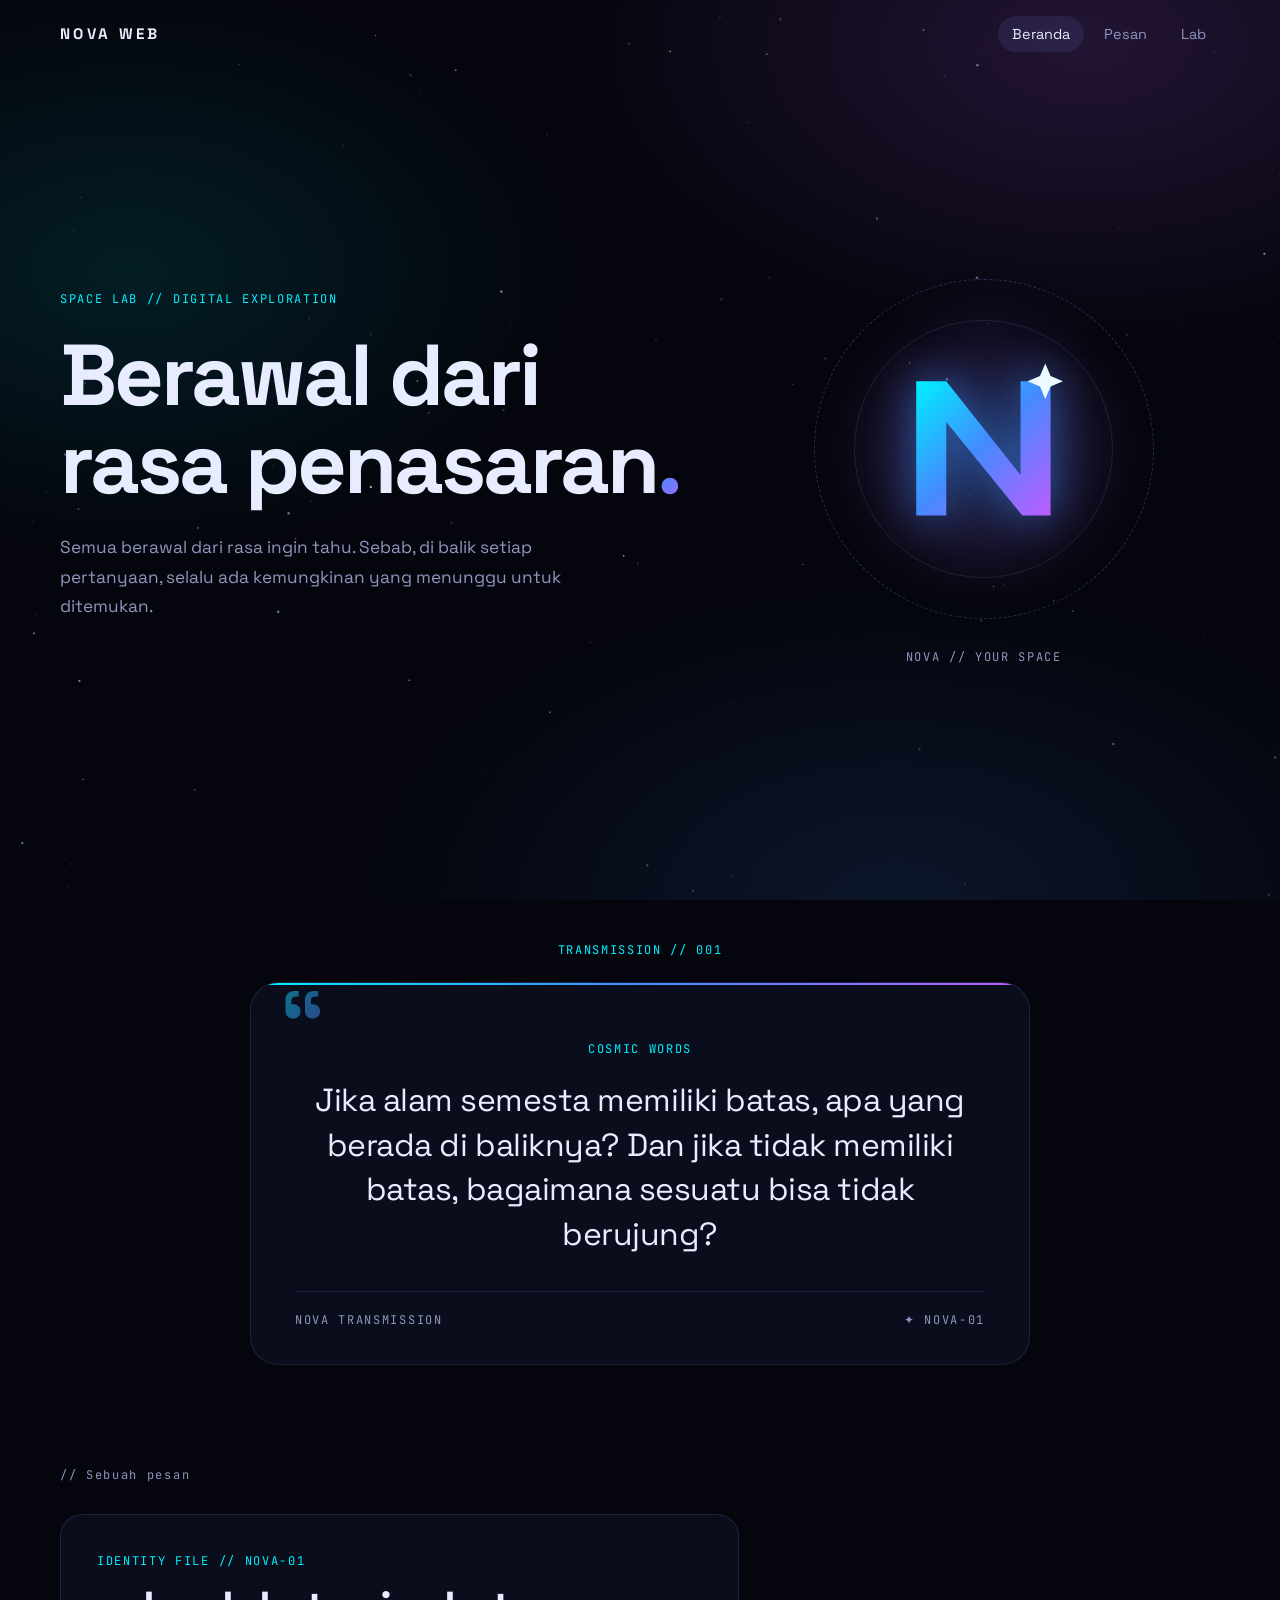
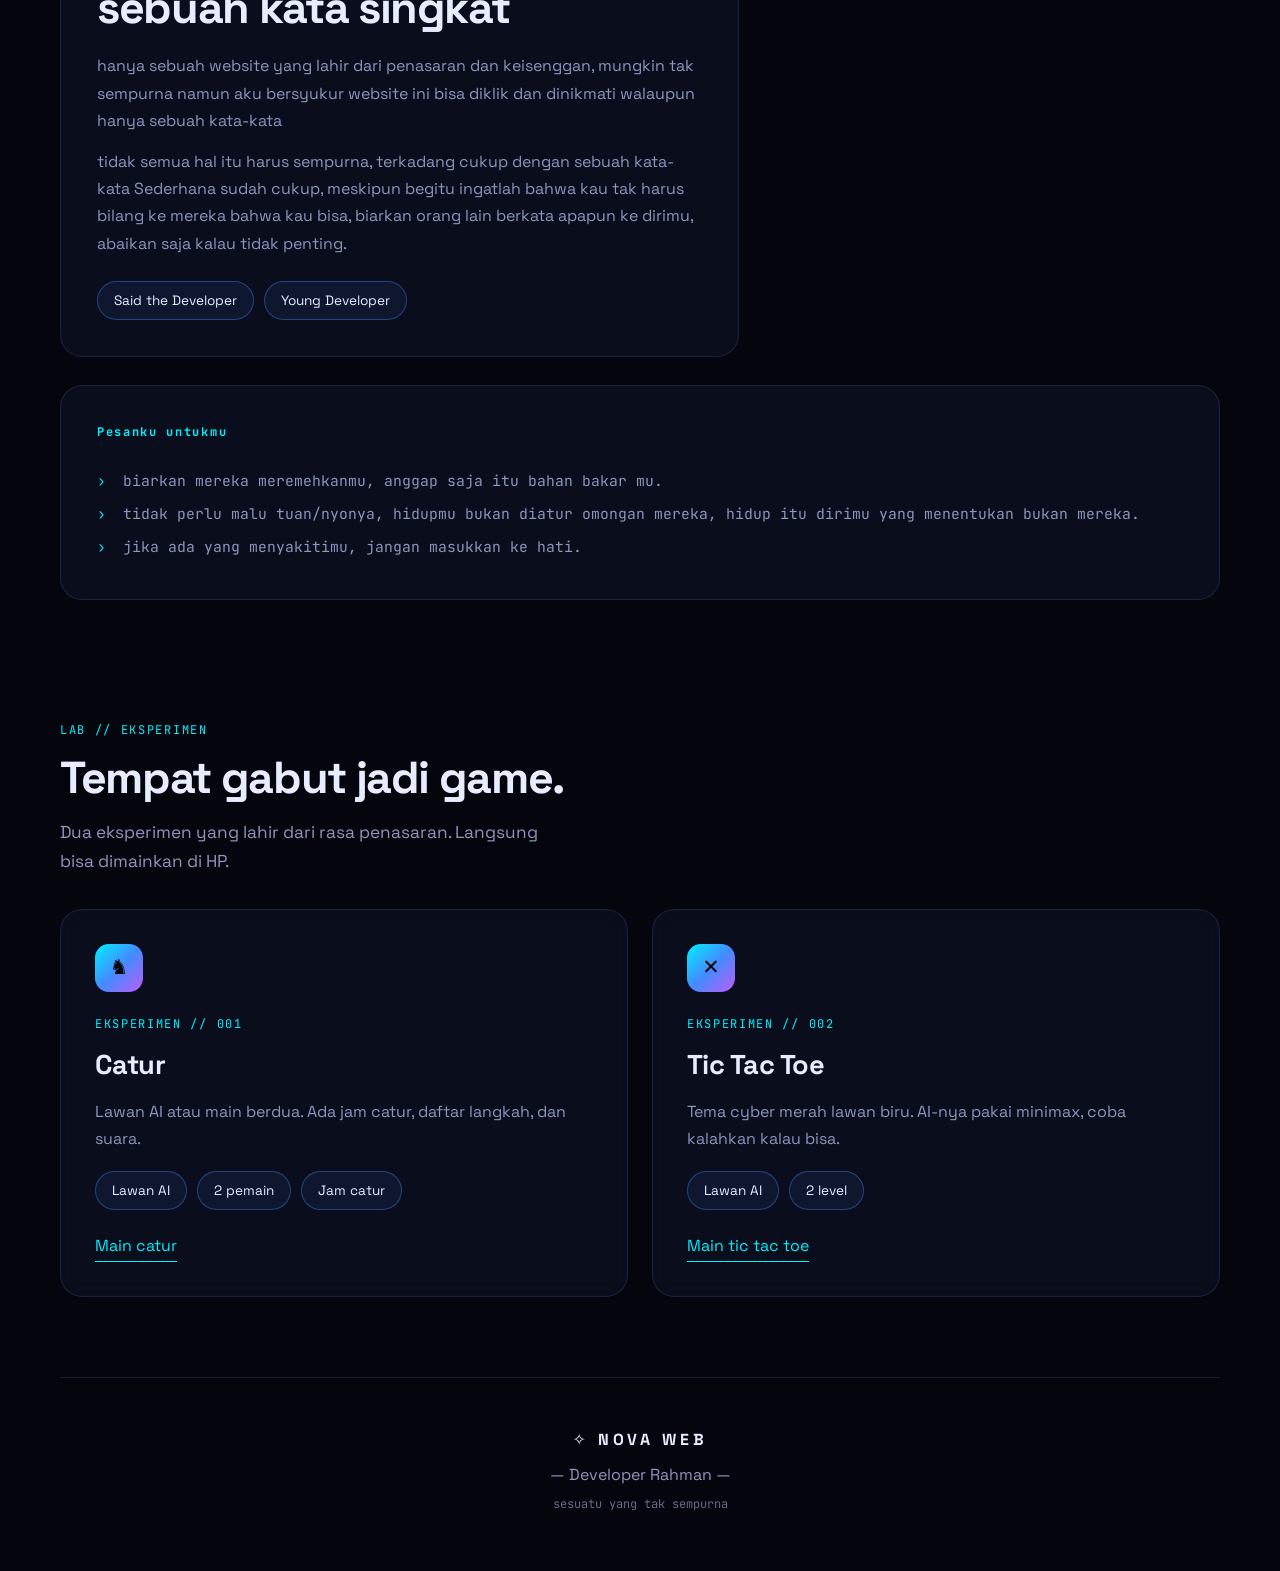
<file: index.html>
<!DOCTYPE html>
<html lang="id">
<head>
  <meta charset="UTF-8">
  <meta name="viewport" content="width=device-width, initial-scale=1.0">
  <meta name="description" content="Nova Web — ruang eksperimen untuk teknologi, desain, dan perjalanan kreatif.">
  <meta name="theme-color" content="#05060d">
  <title>Nova Web — Space Lab</title>

  <link rel="icon" href="data:image/svg+xml,%3Csvg xmlns='http://www.w3.org/2000/svg' viewBox='0 0 100 100'%3E%3Cpath fill='%2300f0ff' d='M12 88V12h17l42 53V12h17v76H72L29 35v53z'/%3E%3C/svg%3E">
  <link rel="preconnect" href="https://fonts.googleapis.com">
  <link rel="preconnect" href="https://fonts.gstatic.com" crossorigin>
  <link href="https://fonts.googleapis.com/css2?family=JetBrains+Mono:wght@400;500&family=Space+Grotesk:wght@400;500;700&display=swap" rel="stylesheet">
  <style>
:root {
  --bg: #05060d;
  --surface: rgba(16, 20, 40, .55);
  --line: rgba(140, 160, 255, .14);
  --text: #e8ecff;
  --muted: #8d96bd;
  --cyan: #00f0ff;
  --blue: #438bff;
  --violet: #bd5cff;
  --grad: linear-gradient(135deg, var(--cyan), var(--blue) 50%, var(--violet));
  --sans: "Space Grotesk", system-ui, -apple-system, "Segoe UI", sans-serif;
  --mono: "JetBrains Mono", ui-monospace, Menlo, Consolas, monospace;
}

* { box-sizing: border-box; margin: 0; padding: 0; }
html { scroll-behavior: smooth; scroll-padding-top: 84px; }

body {
  background: var(--bg);
  color: var(--text);
  font-family: var(--sans);
  line-height: 1.7;
  overflow-x: hidden;
  -webkit-font-smoothing: antialiased;
}

/* aurora di belakang konten */
body::before {
  content: "";
  position: fixed;
  inset: 0;
  z-index: -2;
  background:
    radial-gradient(60% 50% at 85% 5%, rgba(189, 92, 255, .16), transparent 70%),
    radial-gradient(50% 45% at 10% 30%, rgba(0, 240, 255, .10), transparent 70%),
    radial-gradient(60% 50% at 70% 100%, rgba(67, 139, 255, .12), transparent 70%);
}
#stars { position: fixed; inset: 0; width: 100%; height: 100%; z-index: -1; }

a { color: inherit; text-decoration: none; }
a:focus-visible { outline: 2px solid var(--cyan); outline-offset: 4px; border-radius: 6px; }

main, .nav, .footer { width: min(1160px, 100% - 40px); margin-inline: auto; }

.eyebrow, .card-number, .quote-label, .about-label, .planet-label,
.about-interests h3, .about-updates h3, .quote-footer {
  font-family: var(--mono);
  font-size: .75rem;
  letter-spacing: .14em;
  color: var(--cyan);
}

/* ---------- Header ---------- */
.site-header {
  position: fixed;
  inset: 0 0 auto 0;
  z-index: 50;
  transition: background .3s, border-color .3s, backdrop-filter .3s;
  border-bottom: 1px solid transparent;
}
.site-header.scrolled {
  background: rgba(5, 6, 13, .72);
  backdrop-filter: blur(16px) saturate(140%);
  -webkit-backdrop-filter: blur(16px) saturate(140%);
  border-color: var(--line);
}
.nav { display: flex; align-items: center; justify-content: space-between; height: 68px; }
.logo { font-weight: 700; letter-spacing: .22em; font-size: .95rem; }
.nav-links { display: flex; gap: 6px; list-style: none; }
.nav-links a {
  display: block;
  padding: 6px 14px;
  border-radius: 999px;
  color: var(--muted);
  font-size: .9rem;
  transition: color .2s, background .2s;
}
.nav-links a:hover, .nav-links a.active { color: var(--text); background: rgba(140, 160, 255, .1); }

/* ---------- Hero ---------- */
.hero {
  min-height: 100svh;
  display: grid;
  grid-template-columns: 1.15fr .85fr;
  align-items: center;
  gap: 48px;
  padding: 110px 0 64px;
}
.hero-content .eyebrow { margin-bottom: 22px; }
h1 {
  font-size: clamp(2.6rem, 7.2vw, 5.4rem);
  line-height: 1.02;
  letter-spacing: -.035em;
  font-weight: 700;
}
h1 span {
  background: var(--grad);
  -webkit-background-clip: text;
  background-clip: text;
  color: transparent;
}
.description { margin: 26px 0 36px; max-width: 46ch; color: var(--muted); font-size: 1.08rem; }

.hero-button {
  display: inline-flex;
  align-items: center;
  gap: 10px;
  padding: 14px 26px;
  border-radius: 999px;
  font-weight: 500;
  color: #04060c;
  background: var(--grad);
  box-shadow: 0 10px 40px -10px rgba(67, 139, 255, .7);
  transition: transform .25s, box-shadow .25s;
}
.hero-button:hover { transform: translateY(-3px); box-shadow: 0 16px 48px -10px rgba(189, 92, 255, .75); }

.hero-visual { display: grid; justify-items: center; gap: 28px; }
.logo-emblem {
  position: relative;
  width: min(340px, 72vw);
  aspect-ratio: 1;
  display: grid;
  place-items: center;
  animation: float 7s ease-in-out infinite;
}
.logo-emblem::before, .logo-emblem::after {
  content: "";
  position: absolute;
  border-radius: 50%;
}
.logo-emblem::before { inset: 0; border: 1px dashed rgba(140, 160, 255, .28); animation: spin 60s linear infinite; }
.logo-emblem::after { inset: 12%; border: 1px solid var(--line); }
.logo-r { width: 52%; position: relative; z-index: 1; filter: drop-shadow(0 0 22px rgba(67, 139, 255, .55)); }
.logo-glow {
  position: absolute;
  inset: 10%;
  border-radius: 50%;
  background: radial-gradient(circle, rgba(67, 139, 255, .35), rgba(189, 92, 255, .12) 55%, transparent 72%);
  filter: blur(26px);
}
.planet-label { color: var(--muted); }

@keyframes float { 50% { transform: translateY(-14px); } }
@keyframes spin { to { transform: rotate(360deg); } }

/* ---------- Projects ---------- */
.cards { padding: 40px 0 90px; display: grid; grid-template-columns: repeat(auto-fit, minmax(300px, 1fr)); gap: 24px; }
.card {
  position: relative;
  padding: 34px;
  border-radius: 22px;
  background: var(--surface);
  border: 1px solid var(--line);
  backdrop-filter: blur(12px);
  -webkit-backdrop-filter: blur(12px);
  transition: transform .3s, border-color .3s, box-shadow .3s;
}
.card:hover {
  transform: translateY(-6px);
  border-color: rgba(67, 139, 255, .55);
  box-shadow: 0 24px 60px -24px rgba(67, 139, 255, .5);
}
.card-icon {
  width: 48px; height: 48px;
  display: grid; place-items: center;
  margin-bottom: 22px;
  border-radius: 14px;
  background: var(--grad);
  color: #04060c;
  font-size: 1.3rem;
}
.card-number { margin-bottom: 8px; }
.card h3 { font-size: 1.7rem; letter-spacing: -.02em; margin-bottom: 10px; }
.card p:not(.card-number) { color: var(--muted); }
.card-link {
  display: inline-block;
  margin-top: 24px;
  padding-bottom: 2px;
  border-bottom: 1px solid var(--cyan);
  color: var(--cyan);
  transition: color .2s, border-color .2s;
}
.card-link:hover { color: var(--text); border-color: var(--text); }

/* ---------- Quote ---------- */
.quote-section { padding: 40px 0 100px; text-align: center; }
.quote-section .eyebrow { margin-bottom: 22px; }
.quote-card {
  position: relative;
  max-width: 780px;
  margin: 0 auto;
  padding: 56px 44px 34px;
  border-radius: 28px;
  background: var(--surface);
  border: 1px solid var(--line);
  overflow: hidden;
}
.quote-card::before {
  content: "";
  position: absolute;
  inset: 0 0 auto 0;
  height: 2px;
  background: var(--grad);
}
.quote-symbol {
  position: absolute;
  top: -6px; left: 28px;
  font-size: 7rem;
  line-height: 1;
  background: var(--grad);
  -webkit-background-clip: text;
  background-clip: text;
  color: transparent;
  opacity: .5;
}
.quote-label { margin-bottom: 18px; }
blockquote {
  font-size: clamp(1.35rem, 3.2vw, 2rem);
  line-height: 1.4;
  letter-spacing: -.015em;
  min-height: 5.6em;
  display: flex;
  align-items: center;
  justify-content: center;
}
.quote-fade-out { animation: quoteOut .6s ease forwards; }
.quote-fade-in { animation: quoteIn .8s ease forwards; }
@keyframes quoteOut { to { opacity: 0; transform: translateY(8px); } }
@keyframes quoteIn { from { opacity: 0; transform: translateY(8px); } to { opacity: 1; transform: none; } }
.quote-footer {
  display: flex;
  justify-content: space-between;
  margin-top: 34px;
  padding-top: 18px;
  border-top: 1px solid var(--line);
  color: var(--muted);
}

/* ---------- About ---------- */
.about {
  display: grid;
  grid-template-columns: 1.2fr .8fr;
  gap: 28px;
  padding-bottom: 100px;
}
.about-label { grid-column: 1 / -1; color: var(--muted); }
.about-content, .about-interests, .about-updates {
  padding: 36px;
  border-radius: 22px;
  background: var(--surface);
  border: 1px solid var(--line);
}
.about-content .eyebrow { margin-bottom: 12px; }
.about h2 { font-size: clamp(1.9rem, 4vw, 2.8rem); letter-spacing: -.03em; line-height: 1.1; margin-bottom: 20px; }
.about-description { color: var(--muted); margin-bottom: 14px; }
.about-tags { display: flex; flex-wrap: wrap; gap: 10px; margin-top: 24px; }
.about-tags span {
  padding: 7px 16px;
  border-radius: 999px;
  border: 1px solid rgba(67, 139, 255, .4);
  font-size: .85rem;
  background: rgba(67, 139, 255, .08);
}

.about-interests h3, .about-updates h3 { margin-bottom: 22px; }
.interest-item { display: flex; gap: 16px; padding: 14px 0; border-top: 1px solid var(--line); }
.interest-item:first-of-type { border-top: 0; padding-top: 0; }
.interest-icon {
  flex: none;
  width: 42px; height: 42px;
  display: grid; place-items: center;
  border-radius: 12px;
  border: 1px solid var(--line);
  color: var(--cyan);
  font-family: var(--mono);
  font-size: .85rem;
}
.interest-item h4 { font-size: 1.05rem; }
.interest-item p { color: var(--muted); font-size: .92rem; line-height: 1.5; }

.about-updates { grid-column: 1 / -1; font-family: var(--mono); font-size: .92rem; color: var(--muted); }
.about-updates p { padding: 4px 0; }
.about-updates span { color: var(--cyan); margin-right: 8px; }

/* ---------- Lab ---------- */
.lab { padding: 20px 0 20px; }
.lab h2 { font-size: clamp(1.9rem, 4vw, 2.8rem); letter-spacing: -.03em; line-height: 1.1; margin: 12px 0 16px; }
.lab .description { margin: 0; }
.lab .cards { padding: 32px 0 60px; }
.lab .about-tags { margin: 18px 0 0; }
.lab .card-link { margin-top: 22px; }

/* ---------- Footer ---------- */
.footer { padding: 48px 0 56px; text-align: center; border-top: 1px solid var(--line); }
.footer-logo { font-weight: 700; letter-spacing: .24em; margin-bottom: 8px; }
.footer p { color: var(--muted); }
.footer span { display: block; margin-top: 6px; font-family: var(--mono); font-size: .75rem; color: var(--muted); opacity: .7; }

/* ---------- Reveal ---------- */
.reveal { opacity: 0; transform: translateY(26px); transition: opacity .8s ease, transform .8s ease; }
.reveal.in { opacity: 1; transform: none; }

/* ---------- Responsive ---------- */
@media (max-width: 860px) {
  .hero { grid-template-columns: 1fr; padding-top: 100px; text-align: left; }
  .hero-visual { order: -1; }
  .logo-emblem { width: min(220px, 60vw); }
  .about { grid-template-columns: 1fr; }
}
@media (max-width: 520px) {
  .nav-links a { padding: 6px 9px; font-size: .8rem; }
  .logo { font-size: .8rem; letter-spacing: .16em; }
  .quote-card { padding: 52px 24px 26px; }
  .about-content, .about-interests, .about-updates, .card { padding: 26px; }
}

@media (prefers-reduced-motion: reduce) {
  html { scroll-behavior: auto; }
  *, *::before, *::after { animation: none !important; transition: none !important; }
  .reveal { opacity: 1; transform: none; }
}
</style>
</head>
<body>
  <canvas id="stars" aria-hidden="true"></canvas>

  
<header class="site-header" id="site-header">
  <nav class="nav">
    <a href="#home" class="logo">NOVA WEB</a>

    <ul class="nav-links">
      <li><a href="#home">Beranda</a></li>
      <li><a href="#pesanku-untukmu">Pesan</a></li>
      <li><a href="#lab">Lab</a></li>
    </ul>
  </nav>
</header>


  <main>
    <!-- HERO -->
    <section class="hero" id="home">
      <div class="hero-content">
        <p class="eyebrow">SPACE LAB // DIGITAL EXPLORATION</p>

        <h1>Berawal dari<br>rasa penasaran<span>.</span></h1>

        <p class="description">
          Semua berawal dari rasa ingin tahu. Sebab, di balik setiap pertanyaan,
          selalu ada kemungkinan yang menunggu untuk ditemukan.
        </p>
      </div>

      <div class="hero-visual">
        <div class="logo-emblem">
          <div class="logo-glow"></div>
          <svg class="logo-r" viewBox="0 0 100 100" xmlns="http://www.w3.org/2000/svg" role="img" aria-label="Logo Nova Web: huruf N dengan bintang nova">
            <defs>
              <linearGradient id="r-gradient" x1="0" y1="0" x2="1" y2="1">
                <stop offset="0%" stop-color="#00f0ff"/>
                <stop offset="48%" stop-color="#438bff"/>
                <stop offset="100%" stop-color="#bd5cff"/>
              </linearGradient>
            </defs>
            <path fill="url(#r-gradient)" d="M12,88 V12 H29 L71,65 V12 H88 V88 H72 L29,35 V88 Z"/>
            <path fill="#eafaff" d="M85,2 L88,9 L95,12 L88,15 L85,22 L82,15 L75,12 L82,9 Z"/>
          </svg>
        </div>
        <div class="planet-label">NOVA // YOUR SPACE</div>
      </div>
    </section>


    <!-- COSMIC WORDS -->
    <section class="quote-section" id="cosmic-words">
      <p class="eyebrow">TRANSMISSION // 001</p>

      <div class="quote-card">
        <div class="quote-symbol" aria-hidden="true">“</div>
        <p class="quote-label">COSMIC WORDS</p>

        <blockquote id="daily-quote">
          Bintang pun membutuhkan gelap untuk terlihat bersinar.
        </blockquote>

        <div class="quote-footer">
          <span>NOVA TRANSMISSION</span>
          <span>✦ NOVA-01</span>
        </div>
      </div>
    </section>

    <!-- ABOUT -->
    <section class="about" id="about">
      <div class="about-label">// Sebuah pesan</div>

      <div class="about-content">
        <p class="eyebrow">IDENTITY FILE // NOVA-01</p>
        <h2>sebuah kata singkat</h2>

        <p class="about-description">
          hanya sebuah website yang lahir dari penasaran dan keisenggan, mungkin tak sempurna
          namun aku bersyukur website ini bisa diklik dan dinikmati walaupun hanya sebuah kata-kata
        </p>
        <p class="about-description">
          tidak semua hal itu harus sempurna, terkadang cukup dengan sebuah kata-kata
          Sederhana sudah cukup, meskipun begitu ingatlah bahwa kau tak harus bilang ke mereka 
          bahwa kau bisa, biarkan orang lain berkata apapun ke dirimu, abaikan saja kalau tidak penting.
        </p>

        <div class="about-tags">
          <span>Said the Developer</span>
          <span>Young Developer</span>
        </div>
      </div>


      <div class="about-updates" id="pesanku-untukmu">
        <h3>Pesanku untukmu</h3>
        <p><span>›</span> biarkan mereka meremehkanmu, anggap saja itu bahan bakar mu.</p>
        <p><span>›</span> tidak perlu malu tuan/nyonya, hidupmu bukan diatur omongan mereka, hidup itu dirimu yang menentukan bukan mereka.</p>
        <p><span>›</span> jika ada yang menyakitimu, jangan masukkan ke hati.</p>
      </div>
    </section>

    <!-- LAB -->
    <section class="lab" id="lab">
      <p class="eyebrow">LAB // EKSPERIMEN</p>
      <h2>Tempat gabut jadi game.</h2>
      <p class="description">Dua eksperimen yang lahir dari rasa penasaran. Langsung bisa dimainkan di HP.</p>

      <div class="cards">
        <article class="card">
          <div class="card-icon" aria-hidden="true">♞&#xFE0E;</div>
          <p class="card-number">EKSPERIMEN // 001</p>
          <h3>Catur</h3>
          <p>Lawan AI atau main berdua. Ada jam catur, daftar langkah, dan suara.</p>
          <div class="about-tags"><span>Lawan AI</span><span>2 pemain</span><span>Jam catur</span></div>
          <a class="card-link" href="catur.html">Main catur</a>
        </article>

        <article class="card">
          <div class="card-icon" aria-hidden="true">✕</div>
          <p class="card-number">EKSPERIMEN // 002</p>
          <h3>Tic Tac Toe</h3>
          <p>Tema cyber merah lawan biru. AI-nya pakai minimax, coba kalahkan kalau bisa.</p>
          <div class="about-tags"><span>Lawan AI</span><span>2 level</span></div>
          <a class="card-link" href="tictactoe.html">Main tic tac toe</a>
        </article>
      </div>
    </section>
  </main>

  <footer class="footer">
    <div class="footer-logo">✧ NOVA WEB</div>
    <p>— Developer Rahman —</p>
    <span>sesuatu yang tak sempurna</span>
  </footer>

  <script>


const reduceMotion = matchMedia("(prefers-reduced-motion: reduce)").matches;

/* ---------- Header: efek kaca saat discroll ---------- */
const header = document.getElementById("site-header");
const onScroll = () => header.classList.toggle("scrolled", window.scrollY > 24);
onScroll();
addEventListener("scroll", onScroll, { passive: true });

/* ---------- Muncul halus saat discroll ---------- */
const revealTargets = document.querySelectorAll(
  ".card, .quote-card, .about-content, .about-interests, .about-updates, .about-label"
);
if ("IntersectionObserver" in window && !reduceMotion) {
  const io = new IntersectionObserver((entries) => {
    entries.forEach((e) => {
      if (e.isIntersecting) {
        e.target.classList.add("in");
        io.unobserve(e.target);
      }
    });
  }, { threshold: 0.15 });
  revealTargets.forEach((el) => { el.classList.add("reveal"); io.observe(el); });
}

/* ---------- Menu aktif sesuai section ---------- */
const links = [...document.querySelectorAll(".nav-links a")];
const spy = new IntersectionObserver((entries) => {
  entries.forEach((e) => {
    if (!e.isIntersecting) return;
    links.forEach((a) => a.classList.toggle("active", a.getAttribute("href") === "#" + e.target.id));
  });
}, { rootMargin: "-45% 0px -50% 0px" });
["home", "pesanku-untukmu", "lab"].forEach((id) => {
  const el = document.getElementById(id);
  if (el) spy.observe(el);
});

/* ---------- Cosmic Words: kutipan acak ---------- */
const quotes = [
  // 01 — COSMIC UNKNOWN
  { category: "COSMIC UNKNOWN", text: "Jika alam semesta memiliki batas, apa yang berada di baliknya? Dan jika tidak memiliki batas, bagaimana sesuatu bisa tidak berujung?" },
  { category: "COSMIC UNKNOWN", text: "Alam semesta terus mengembang. Tetapi jika ruang itu sendiri yang mengembang, ia mengembang ke mana?" },
  { category: "COSMIC UNKNOWN", text: "Sebelum bintang pertama menyala, apakah kegelapan memiliki arti bagi sesuatu yang belum bisa melihat?" },
  { category: "COSMIC UNKNOWN", text: "Di antara miliaran galaksi, berapa banyak rahasia yang bahkan belum pernah terpikirkan oleh siapa pun?" },
  { category: "COSMIC UNKNOWN", text: "Jika suatu hari kita memahami seluruh alam semesta, apakah masih ada sesuatu di luar pemahaman itu?" },

  // 02 — TIME PARADOX
  { category: "TIME PARADOX", text: "Jika kamu bertemu dirimu dari masa depan, siapa di antara kalian yang sedang hidup di masa lalu?" },
  { category: "TIME PARADOX", text: "Masa lalu sudah tidak ada, masa depan belum tiba, dan saat ini terus berlalu. Jadi, di mana sebenarnya waktu berada?" },
  { category: "TIME PARADOX", text: "Jika waktu bisa dihentikan untuk semua hal, apakah kamu akan menyadari bahwa waktu telah berhenti?" },
  { category: "TIME PARADOX", text: "Jika sebuah kejadian bisa diulang dengan hasil yang sama persis, apakah itu pengulangan atau kejadian yang sama?" },
  { category: "TIME PARADOX", text: "Apabila masa depan sudah dapat diketahui, apakah pilihan kita masih benar-benar terbuka?" },

  // 03 — REALITY GLITCH
  { category: "REALITY GLITCH", text: "Bagaimana kamu tahu bahwa dunia yang kamu lihat adalah dunia sebagaimana adanya, bukan sekadar cara otakmu menerjemahkannya?" },
  { category: "REALITY GLITCH", text: "Jika semua manusia bermimpi tentang dunia yang sama, pada titik mana kita akan menyebutnya kenyataan?" },
  { category: "REALITY GLITCH", text: "Apakah sesuatu tetap memiliki makna jika tidak ada satu pun makhluk yang mampu memahaminya?" },
  { category: "REALITY GLITCH", text: "Jika setiap pengamatan mengubah cara kita memahami sesuatu, bisakah kita mengenal sesuatu tanpa dipengaruhi oleh diri sendiri?" },
  { category: "REALITY GLITCH", text: "Bagaimana jika hal yang kita sebut nyata hanyalah bagian kecil dari sesuatu yang belum mampu kita bayangkan?" },

  // 04 — HUMAN MYSTERY
  { category: "HUMAN MYSTERY", text: "Jika ingatanmu berubah sedikit demi sedikit, bagian mana dari dirimu yang tetap sama?" },
  { category: "HUMAN MYSTERY", text: "Kamu bisa mendengar pikiranmu sendiri. Tetapi siapa yang sedang mendengarkan?" },
  { category: "HUMAN MYSTERY", text: "Jika tidak ada seorang pun yang mengenal namamu, apakah dirimu akan menjadi orang yang berbeda?" },
  { category: "HUMAN MYSTERY", text: "Mengapa sebuah kenangan yang sudah lama berlalu terkadang terasa lebih dekat daripada hari kemarin?" },
  { category: "HUMAN MYSTERY", text: "Jika pikiran bisa mengamati dirinya sendiri, apakah ada bagian dari pikiran yang tidak pernah bisa diamati?" },

  // 05 — EXISTENCE
  { category: "EXISTENCE", text: "Mengapa ada sesuatu, alih-alih tidak ada apa-apa sama sekali?" },
  { category: "EXISTENCE", text: "Jika segala sesuatu memiliki penyebab, apakah penyebab pertama juga membutuhkan penyebab?" },
  { category: "EXISTENCE", text: "Apakah alam semesta membutuhkan seseorang untuk menyaksikannya agar keberadaannya berarti?" },
  { category: "EXISTENCE", text: "Jika kehidupan memiliki makna, apakah makna itu ditemukan, diciptakan, atau keduanya?" },
  { category: "EXISTENCE", text: "Jika tidak ada tujuan yang ditetapkan untuk hidup, dari mana datangnya keinginan manusia untuk mencari tujuan?" },

  // 06 — UNANSWERED SCIENCE
  { category: "UNANSWERED SCIENCE", text: "Bagaimana materi yang tidak hidup bisa menjadi bagian dari dunia yang akhirnya melahirkan kesadaran?" },
  { category: "UNANSWERED SCIENCE", text: "Apakah kehidupan pernah muncul di tempat lain di alam semesta, atau Bumi adalah satu-satunya tempat yang kita ketahui sejauh ini?" },
  { category: "UNANSWERED SCIENCE", text: "Apa sebenarnya materi gelap, dan rahasia apa yang masih tersembunyi di balik pengaruh gravitasinya?" },
  { category: "UNANSWERED SCIENCE", text: "Mengapa alam semesta memiliki hukum fisika seperti yang kita amati, dan mungkinkah hukum itu berbeda?" },
  { category: "UNANSWERED SCIENCE", text: "Seberapa jauh manusia bisa memahami realitas jika alat untuk memahaminya juga merupakan bagian dari realitas itu?" },

  // 07 — IMPOSSIBLE QUESTIONS
  { category: "IMPOSSIBLE QUESTIONS", text: "Jika kamu lupa seluruh hidupmu tetapi tetap menjadi dirimu, bagian mana yang membuatmu tetap menjadi orang yang sama?" },
  { category: "IMPOSSIBLE QUESTIONS", text: "Bisakah sesuatu benar-benar tidak terbatas jika kita hanya mampu membayangkannya dari sesuatu yang terbatas?" },
  { category: "IMPOSSIBLE QUESTIONS", text: "Jika semua pertanyaan memiliki jawaban, apakah pertanyaan itu sendiri juga harus memiliki jawaban?" },
  { category: "IMPOSSIBLE QUESTIONS", text: "Bisakah kita membayangkan sesuatu yang benar-benar tidak bisa dibayangkan?" },
  { category: "IMPOSSIBLE QUESTIONS", text: "Jika kamu menemukan jawaban untuk semua misteri, pertanyaan apa yang akan kamu ajukan terakhir kali?" }
];

const quoteElement = document.getElementById("daily-quote");
let currentQuoteIndex = -1;
let quoteTimer;

function showRandomQuote() {
  if (!quoteElement || quotes.length === 0) {
    console.error("Elemen quote atau data quote tidak ditemukan!");
    return;
  }

  let nextIndex;
  if (quotes.length === 1) {
    nextIndex = 0;
  } else {
    do {
      nextIndex = Math.floor(Math.random() * quotes.length);
    } while (nextIndex === currentQuoteIndex);
  }

  currentQuoteIndex = nextIndex;
  const selectedQuote = quotes[nextIndex];

  quoteElement.classList.remove("quote-fade-in");
  quoteElement.classList.add("quote-fade-out");

  setTimeout(() => {
    quoteElement.textContent = selectedQuote.text;
    quoteElement.classList.remove("quote-fade-out");
    void quoteElement.offsetWidth;
    quoteElement.classList.add("quote-fade-in");

  }, 600);
}

showRandomQuote();
quoteTimer = setInterval(showRandomQuote, 8000);

/* ---------- Langit berbintang ---------- */
const canvas = document.getElementById("stars");
const ctx = canvas.getContext("2d");
let stars = [], w, h, dpr;

function setup() {
  dpr = Math.min(devicePixelRatio || 1, 2);
  w = innerWidth;
  h = innerHeight;
  canvas.width = w * dpr;
  canvas.height = h * dpr;
  ctx.setTransform(dpr, 0, 0, dpr, 0, 0);
  const count = Math.round((w * h) / 9000);
  stars = Array.from({ length: count }, () => ({
    x: Math.random() * w,
    y: Math.random() * h,
    r: Math.random() * 1.2 + 0.2,
    a: Math.random() * 0.6 + 0.25,
    p: Math.random() * Math.PI * 2,
    s: Math.random() * 0.02 + 0.005,
    v: Math.random() * 0.06 + 0.01
  }));
}

function draw(animate) {
  ctx.clearRect(0, 0, w, h);
  for (const s of stars) {
    const tw = animate ? 0.55 + 0.45 * Math.sin(s.p) : 1;
    ctx.globalAlpha = s.a * tw;
    ctx.fillStyle = s.r > 1 ? "#cfe6ff" : "#ffffff";
    ctx.beginPath();
    ctx.arc(s.x, s.y, s.r, 0, Math.PI * 2);
    ctx.fill();
    if (animate) {
      s.p += s.s;
      s.y -= s.v;
      if (s.y < -2) { s.y = h + 2; s.x = Math.random() * w; }
    }
  }
  ctx.globalAlpha = 1;
}

setup();
let resizeTimer;
addEventListener("resize", () => {
  clearTimeout(resizeTimer);
  resizeTimer = setTimeout(() => { setup(); if (reduceMotion) draw(false); }, 150);
});

if (reduceMotion) {
  draw(false);
} else {
  (function loop() { draw(true); requestAnimationFrame(loop); })();
}
</script>

</body>
</html>
</file>
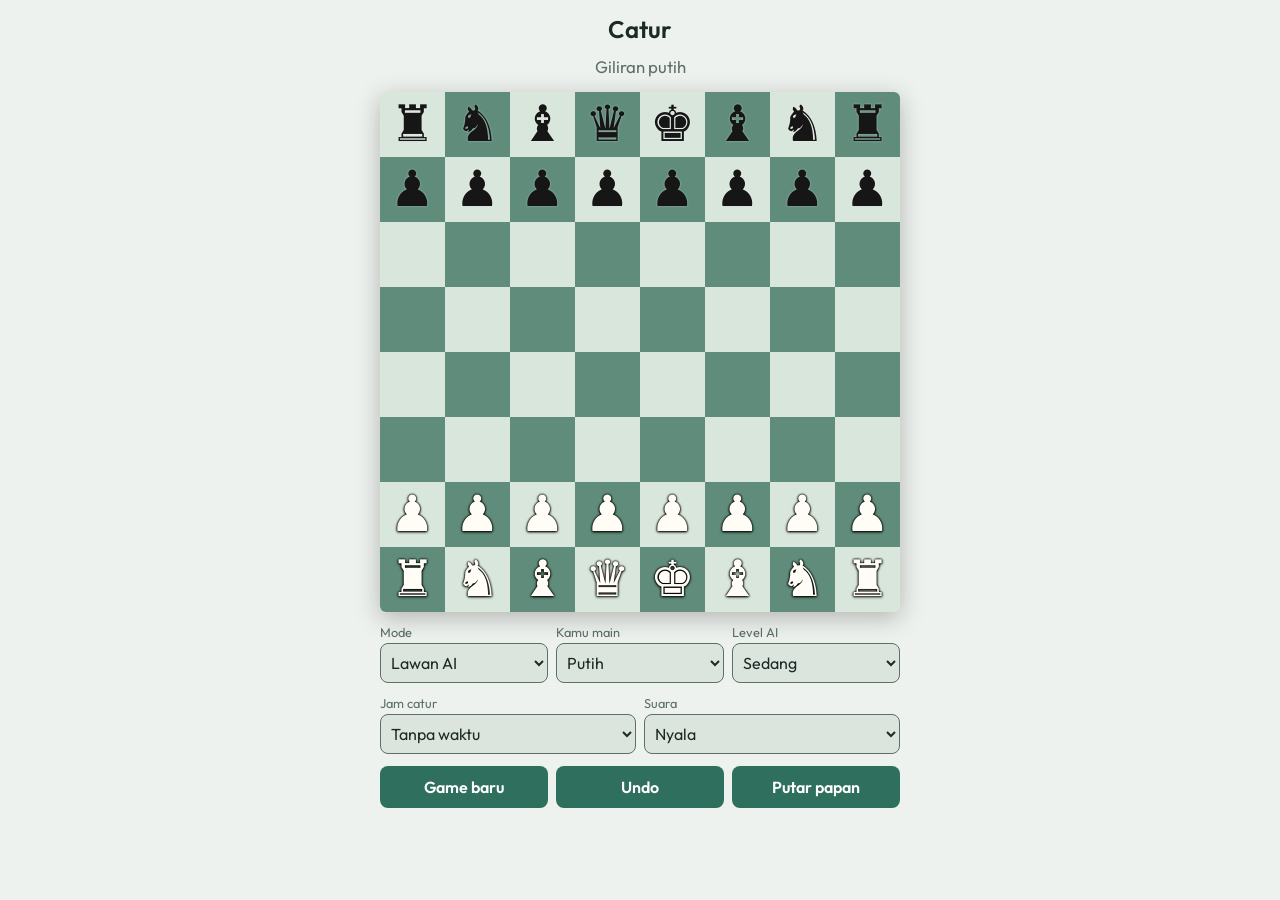
<file: catur.html>
<!doctype html>
<html lang="id"><head><meta charset="utf-8">
<meta name="viewport" content="width=device-width, initial-scale=1, viewport-fit=cover">
<title>Catur</title>
<link href="https://fonts.googleapis.com/css2?family=Outfit:wght@400;600&display=swap" rel="stylesheet">
<style>
:root{--bg:#eef2ee;--ink:#1c2a26;--mut:#5d6f68;--card:#dbe5de;--acc:#2f6f5e;--accink:#fff;box-sizing:border-box;padding-top:env(safe-area-inset-top,0px);padding-bottom:env(safe-area-inset-bottom,0px)}
@media (prefers-color-scheme:dark){:root:not([data-theme="light"]){--bg:#101a17;--ink:#e6efe9;--mut:#8fa59c;--card:#1b2a25;--acc:#6fc1a8;--accink:#0d1714}}
:root[data-theme="dark"]{--bg:#101a17;--ink:#e6efe9;--mut:#8fa59c;--card:#1b2a25;--acc:#6fc1a8;--accink:#0d1714}
html{scroll-padding-top:env(safe-area-inset-top,0px)}
body{margin:0;background:var(--bg);color:var(--ink);font-family:Outfit,system-ui,sans-serif;display:flex;flex-direction:column;align-items:center;padding:14px 8px 24px;gap:12px}
h1{margin:0;font-size:1.5rem;font-weight:600;letter-spacing:.01em}
#st{min-height:1.4em;font-size:1.05rem;color:var(--mut);text-align:center}
#wrap{position:relative;width:min(96vw,520px)}
#bd{width:100%;aspect-ratio:1;display:grid;grid-template-columns:repeat(8,minmax(0,1fr));grid-template-rows:repeat(8,minmax(0,1fr));border-radius:6px;overflow:hidden;box-shadow:0 6px 24px rgba(0,0,0,.25)}
.sq{position:relative;display:flex;align-items:center;justify-content:center;font-size:min(9.6vw,50px);line-height:1;user-select:none;-webkit-user-select:none;cursor:pointer;-webkit-tap-highlight-color:transparent}
.sq span{display:block;width:1em;height:1em;line-height:1em;text-align:center;font-family:'Noto Sans Symbols 2','Segoe UI Symbol','DejaVu Sans','Apple Symbols',sans-serif;pointer-events:none}
.l{background:#d9e6dc}.d{background:#5f8c7b}
.lm{background-image:linear-gradient(rgba(242,193,78,.5),rgba(242,193,78,.5))}
.sel{background-image:linear-gradient(rgba(242,193,78,.9),rgba(242,193,78,.9))}
.chk{background-image:radial-gradient(#e5533d,rgba(229,83,61,0) 80%)}
.mv::after{content:"";position:absolute;width:28%;height:28%;border-radius:50%;background:rgba(20,40,34,.35);pointer-events:none}
.mv.cp::after{width:88%;height:88%;background:none;border:4px solid rgba(20,40,34,.35)}
.w{color:#fffdf5;text-shadow:0 0 2px #000,0 0 2px #000,0 1px 3px #000}
.b{color:#161616;text-shadow:0 0 2px rgba(255,255,255,.55)}
#promo{position:absolute;inset:0;display:none;align-items:center;justify-content:center;background:rgba(0,0,0,.55);border-radius:6px}
#promo.on{display:flex}
#promo div{background:var(--card);padding:12px;border-radius:10px;display:flex;gap:8px;align-items:center;flex-wrap:wrap;justify-content:center;max-width:90%}
#promo b{width:100%;text-align:center;font-weight:600}
#promo button{font-size:2.2rem;width:58px;height:58px;padding:0;background:#5f8c7b;border:0;border-radius:8px;cursor:pointer}
.ctl{display:grid;grid-template-columns:repeat(3,1fr);gap:8px;width:min(96vw,520px)}
.c2{grid-template-columns:1fr 1fr}
#clk{display:none;gap:8px;width:min(96vw,520px)}
#clk div{flex:1;text-align:center;padding:6px;border-radius:8px;background:var(--card);font-variant-numeric:tabular-nums;font-weight:600;font-size:1.15rem;color:var(--mut)}
#clk div.on{background:var(--acc);color:var(--accink)}
#mv{width:min(96vw,520px);max-height:112px;overflow-y:auto;display:flex;flex-wrap:wrap;gap:4px 14px;font-size:.95rem;color:var(--mut);font-variant-numeric:tabular-nums}
#mv i{font-style:normal;opacity:.6}
label{display:flex;flex-direction:column;gap:3px;font-size:.8rem;color:var(--mut)}
select{font:inherit;font-size:1rem;padding:8px 6px;border-radius:8px;border:1px solid var(--mut);background:var(--card);color:var(--ink)}
select:disabled{opacity:.45}
.btns{display:flex;gap:8px;width:min(96vw,520px)}
.btns button{flex:1;font:inherit;font-weight:600;padding:11px 6px;border-radius:8px;border:0;background:var(--acc);color:var(--accink);cursor:pointer}
button:focus-visible,select:focus-visible{outline:3px solid #f2c14e;outline-offset:2px}
</style></head><body>
<h1>Catur</h1>
<div id="st"></div>
<div id="clk"><div id="cb"></div><div id="cw"></div></div>
<div id="wrap"><div id="bd"></div><div id="promo"><div><b>Promosi pion jadi:</b><span id="pb"></span></div></div></div>
<div class="ctl">
<label>Mode<select id="mode"><option value="ai">Lawan AI</option><option value="2p">Main berdua</option></select></label>
<label>Kamu main<select id="side"><option value="w">Putih</option><option value="b">Hitam</option></select></label>
<label>Level AI<select id="level"><option value="1">Mudah</option><option value="2" selected>Sedang</option><option value="3">Sulit</option></select></label>
</div>
<div class="ctl c2">
<label>Jam catur<select id="time"><option value="0">Tanpa waktu</option><option value="3">3 menit</option><option value="5">5 menit</option><option value="10">10 menit</option></select></label>
<label>Suara<select id="snd"><option value="1">Nyala</option><option value="0">Mati</option></select></label>
</div>
<div class="btns"><button id="nw">Game baru</button><button id="un">Undo</button><button id="fl">Putar papan</button></div>
<div id="mv"></div>
<script>
const GL={k:'♚',q:'♛',r:'♜',b:'♝',n:'♞',p:'♟'},V={p:100,n:320,b:330,r:500,q:900,k:0};
const N=[[-2,-1],[-2,1],[-1,-2],[-1,2],[1,-2],[1,2],[2,-1],[2,1]],K=[[-1,-1],[-1,0],[-1,1],[0,-1],[0,1],[1,-1],[1,0],[1,1]],D=[[-1,-1],[-1,1],[1,-1],[1,1]],R=[[-1,0],[1,0],[0,-1],[0,1]];
const clr=p=>!p?null:(p<'a'?'w':'b'),ok=(r,f)=>r>=0&&r<8&&f>=0&&f<8;
function start(){const b=Array(64).fill(''),k='rnbqkbnr';for(let f=0;f<8;f++){b[f]=k[f];b[8+f]='p';b[48+f]='P';b[56+f]=k[f].toUpperCase()}return{b,t:'w',c:{K:1,Q:1,k:1,q:1},ep:-1}}
function att(s,sq,by){const b=s.b,r=sq>>3,f=sq&7,w=by==='w',pr=r+(w?1:-1);
 for(const df of[-1,1])if(ok(pr,f+df)&&b[pr*8+f+df]===(w?'P':'p'))return true;
 for(const[dr,df]of N)if(ok(r+dr,f+df)&&b[(r+dr)*8+f+df]===(w?'N':'n'))return true;
 for(const[dr,df]of K)if(ok(r+dr,f+df)&&b[(r+dr)*8+f+df]===(w?'K':'k'))return true;
 for(const[dirs,a]of[[D,'b'],[R,'r']])for(const[dr,df]of dirs){let y=r+dr,x=f+df;while(ok(y,x)){const p=b[y*8+x];if(p){const l=p.toLowerCase();if(clr(p)===by&&(l===a||l==='q'))return true;break}y+=dr;x+=df}}
 return false}
function pseudo(s,col){const b=s.b,o=[],opp=col==='w'?'b':'w',add=(f,t,fl)=>o.push({f,t,fl});
 for(let i=0;i<64;i++){const p=b[i];if(!p||clr(p)!==col)continue;const r=i>>3,f=i&7,k=p.toLowerCase();
  if(k==='p'){const d=col==='w'?-1:1,r1=r+d,pr=col==='w'?0:7;
   const push=(t,fl)=>{if(r1===pr)for(const q of'qrbn')o.push({f:i,t,pr:q,fl});else add(i,t,fl)};
   if(ok(r1,f)&&!b[r1*8+f]){push(r1*8+f);if(r===(col==='w'?6:1)&&!b[(r+2*d)*8+f])add(i,(r+2*d)*8+f,'dp')}
   for(const df of[-1,1])if(ok(r1,f+df)){const j=r1*8+f+df;if(b[j]&&clr(b[j])===opp)push(j);else if(j===s.ep)push(j,'ep')}
  }else if(k==='n'||k==='k'){
   for(const[dr,df]of(k==='n'?N:K))if(ok(r+dr,f+df)){const j=(r+dr)*8+f+df;if(clr(b[j])!==col)add(i,j)}
   if(k==='k'){const h=col==='w'?56:0,rk=col==='w'?'R':'r';
    if(i===h+4&&!att(s,i,opp)){
     if(s.c[col==='w'?'K':'k']&&!b[h+5]&&!b[h+6]&&b[h+7]===rk&&!att(s,h+5,opp)&&!att(s,h+6,opp))add(i,h+6,'cs');
     if(s.c[col==='w'?'Q':'q']&&!b[h+3]&&!b[h+2]&&!b[h+1]&&b[h]===rk&&!att(s,h+3,opp)&&!att(s,h+2,opp))add(i,h+2,'cs')}}
  }else{
   for(const[dr,df]of(k==='b'?D:k==='r'?R:D.concat(R))){let y=r+dr,x=f+df;while(ok(y,x)){const j=y*8+x;if(!b[j])add(i,j);else{if(clr(b[j])!==col)add(i,j);break}y+=dr;x+=df}}}
 }return o}
function apply(s,m){const b=s.b.slice(),c={...s.c},p=b[m.f],w=p<'a';
 b[m.t]=m.pr?(w?m.pr.toUpperCase():m.pr):p;b[m.f]='';
 if(m.fl==='ep')b[(m.f>>3)*8+(m.t&7)]='';
 if(m.fl==='cs'){const h=m.t&56;if((m.t&7)===6){b[h+5]=b[h+7];b[h+7]=''}else{b[h+3]=b[h];b[h]=''}}
 if(p==='K')c.K=c.Q=0;if(p==='k')c.k=c.q=0;
 for(const x of[m.f,m.t]){if(x===63)c.K=0;if(x===56)c.Q=0;if(x===7)c.k=0;if(x===0)c.q=0}
 return{b,t:w?'b':'w',c,ep:m.fl==='dp'?(m.f+m.t)/2:-1}}
const inChk=s=>att(s,s.b.indexOf(s.t==='w'?'K':'k'),s.t==='w'?'b':'w');
function legal(s){const opp=s.t==='w'?'b':'w',kk=s.t==='w'?'K':'k';return pseudo(s,s.t).filter(m=>{const n=apply(s,m);return!att(n,n.b.indexOf(kk),opp)})}
function ev(s){let v=0;for(let i=0;i<64;i++){const p=s.b[i];if(!p)continue;const k=p.toLowerCase(),r=i>>3,f=i&7,w=p<'a',cen=7-Math.abs(r-3.5)*2-Math.abs(f-3.5)*2;let x=V[k];
 if(k==='p')x+=(w?6-r:r-1)*8+cen;else if(k==='n'||k==='b')x+=cen*4;else if(k==='q')x+=cen;
 v+=w?x:-x}return s.t==='w'?v:-v}
function nm(s,d,a,b){if(!d)return ev(s);const ms=legal(s);if(!ms.length)return inChk(s)?-99999-d:0;
 for(const m of ms)m.o=(s.b[m.t]?V[s.b[m.t].toLowerCase()]*10-V[s.b[m.f].toLowerCase()]:0)+(m.pr?800:0);
 ms.sort((x,y)=>y.o-x.o);
 for(const m of ms){const v=-nm(apply(s,m),d-1,-b,-a);if(v>=b)return v;if(v>a)a=v}return a}
function best(s,lv,k){const ms=legal(s),noise=lv===1?160:8;let bm=null,bv=-1e9;
 if(k===0){const bk=ms.filter(m=>m.fl==='dp'&&((m.f&7)===3||(m.f&7)===4));if(bk.length)return bk[Math.floor(Math.random()*bk.length)]}
 if(k<4){const rk=s.t==='w'?7:0;for(const m of ms){const p=s.b[m.f].toLowerCase(),home=(m.f>>3)===rk;m.dev=0;if(p==='n'||p==='b')m.dev=k<2?(home?-90:-120):(home?0:-80);else if(p==='q'||p==='r')m.dev=-120}}
 for(const m of ms){const v=-nm(apply(s,m),lv-1,-1e9,1e9)+Math.random()*noise+(m.dev||0);if(v>bv){bv=v;bm=m}}return bm}

const $=id=>document.getElementById(id);
let S,hist,last,sel,flip,over,busy,pend,T,lt,mvs,fl;
const side=()=>$('side').value,mode=()=>$('mode').value;
function init(){S=start();hist=[];mvs=[];fl=null;{const x=+$('time').value*60;T={w:x,b:x}}lt=Date.now();last=null;sel=-1;over=false;busy=false;pend=null;$('promo').classList.remove('on');
 flip=mode()==='ai'&&side()==='b';$('side').disabled=$('level').disabled=mode()!=='ai';render();maybeAI()}
function render(){const ms=legal(S),chk=inChk(S);let h='';
 for(let n=0;n<64;n++){const i=flip?63-n:n,p=S.b[i],r=i>>3,f=i&7;let c='sq '+((r+f)%2?'d':'l');
  if(last&&(i===last.f||i===last.t))c+=' lm';
  if(i===sel)c+=' sel';
  if(sel>=0&&ms.some(m=>m.f===sel&&m.t===i))c+=p?' mv cp':' mv';
  if(chk&&p===(S.t==='w'?'K':'k'))c+=' chk';
  h+=`<div class="${c}" data-i="${i}"><span class="${p<'a'?'w':'b'}">${p?GL[p.toLowerCase()]+'\uFE0E':''}</span></div>`}
 $('bd').innerHTML=h;lst();clk();
 const only=S.b.every(p=>!p||p.toLowerCase()==='k');
 if(!ms.length){over=true;$('st').textContent=chk?`Skakmat! ${S.t==='w'?'Hitam':'Putih'} menang`:'Remis: tidak ada langkah sah (stalemate)'}
 else if(only){over=true;$('st').textContent='Remis: bidak tidak cukup untuk skakmat'}
 else{over=!!fl;$('st').textContent=fl?`Waktu ${fl==='w'?'putih':'hitam'} habis! ${fl==='w'?'Hitam':'Putih'} menang`:busy?'AI lagi mikir…':`Giliran ${S.t==='w'?'putih':'hitam'}${chk?': skak!':''}`}}
function human(){return mode()==='2p'||S.t===side()}
function play(m){tick();hist.push({S,last,T:{...T},nm:mvs.length});const cap=S.b[m.t]||m.fl==='ep';mvs.push(san(S,m));S=apply(S,m);last=m;sel=-1;render();snd(over?'end':inChk(S)?'chk':cap?'cap':'mv');maybeAI()}
function maybeAI(){if(mode()!=='ai'||over||S.t===side())return;busy=true;$('st').textContent='AI lagi mikir…';
 setTimeout(()=>{const m=best(S,+$('level').value,mvs.length>>1);busy=false;if(m&&!over)play(m);else render()},80)}
$('bd').onclick=e=>{const el=e.target.closest('.sq');if(!el||over||busy||pend||!human())return;const i=+el.dataset.i;
 const cand=legal(S).filter(m=>m.f===sel&&m.t===i);
 if(cand.length){if(cand[0].pr){pend=cand;const w=S.t==='w';
   $('pb').innerHTML=['q','r','b','n'].map(q=>`<button data-q="${q}" class="${w?'w':'b'}">${GL[q]}\uFE0E</button>`).join('');$('promo').classList.add('on')}
  else play(cand[0]);return}
 sel=S.b[i]&&clr(S.b[i])===S.t?i:-1;render()};
$('pb').onclick=e=>{const q=e.target.closest('button');if(!q||!pend)return;const m=pend.find(x=>x.pr===q.dataset.q);pend=null;$('promo').classList.remove('on');play(m)};
$('un').onclick=()=>{if(busy||!hist.length)return;let h=hist.pop();S=h.S;last=h.last;T=h.T;mvs.length=h.nm;
 if(mode()==='ai'&&S.t!==side()&&hist.length){h=hist.pop();S=h.S;last=h.last;T=h.T;mvs.length=h.nm}
 fl=null;lt=Date.now();sel=-1;pend=null;$('promo').classList.remove('on');render();maybeAI()};
$('fl').onclick=()=>{flip=!flip;render()};
$('nw').onclick=init;$('mode').onchange=init;$('side').onchange=init;$('time').onchange=init;
const timed=()=>+$('time').value>0;
function tick(){const n=Date.now(),d=(n-lt)/1000;lt=n;if(!timed()||over||!hist.length)return;T[S.t]-=d;if(T[S.t]<=0){T[S.t]=0;fl=S.t;render();snd('end')}}
function clk(){$('clk').style.display=timed()?'flex':'none';const f=(n,x)=>n+' '+Math.floor(Math.ceil(x)/60)+':'+String(Math.ceil(x)%60).padStart(2,'0');$('cb').textContent=f('Hitam',T.b);$('cw').textContent=f('Putih',T.w);$('cb').className=S.t==='b'?'on':'';$('cw').className=S.t==='w'?'on':''}
function lst(){let o='';for(let i=0;i<mvs.length;i+=2)o+=`<span><i>${i/2+1}.</i> ${mvs[i]} ${mvs[i+1]||''}</span>`;$('mv').innerHTML=o;$('mv').scrollTop=1e5}
function san(s,m){const p=s.b[m.f],k=p.toLowerCase(),F='abcdefgh',sq=i=>F[i&7]+(8-(i>>3));let t;
 if(m.fl==='cs')t=(m.t&7)===6?'O-O':'O-O-O';
 else{const cap=s.b[m.t]||m.fl==='ep',amb=k!=='p'&&k!=='k'&&legal(s).some(x=>x!==m&&x.t===m.t&&s.b[x.f]===p);
  t=(k==='p'?(cap?F[m.f&7]:''):k.toUpperCase()+(amb?F[m.f&7]:''))+(cap?'x':'')+sq(m.t)+(m.pr?'='+m.pr.toUpperCase():'')}
 const n=apply(s,m);if(inChk(n))t+=legal(n).length?'+':'#';return t}
let AC=null;
function snd(t){if($('snd').value!=='1')return;try{AC=AC||new(window.AudioContext||window.webkitAudioContext)();if(AC.resume)AC.resume();const o=AC.createOscillator(),g=AC.createGain(),n=AC.currentTime,
 F={mv:[220,.08,'triangle'],cap:[140,.15,'square'],chk:[620,.2,'sine'],end:[330,.5,'sine']}[t];
 o.type=F[2];o.frequency.setValueAtTime(F[0],n);if(t==='end')o.frequency.exponentialRampToValueAtTime(110,n+.5);
 g.gain.setValueAtTime(.18,n);g.gain.exponentialRampToValueAtTime(.001,n+F[1]);o.connect(g);g.connect(AC.destination);o.start(n);o.stop(n+F[1])}catch(e){}}
setInterval(()=>{tick();clk()},250);
init();
</script></body></html>
</file>
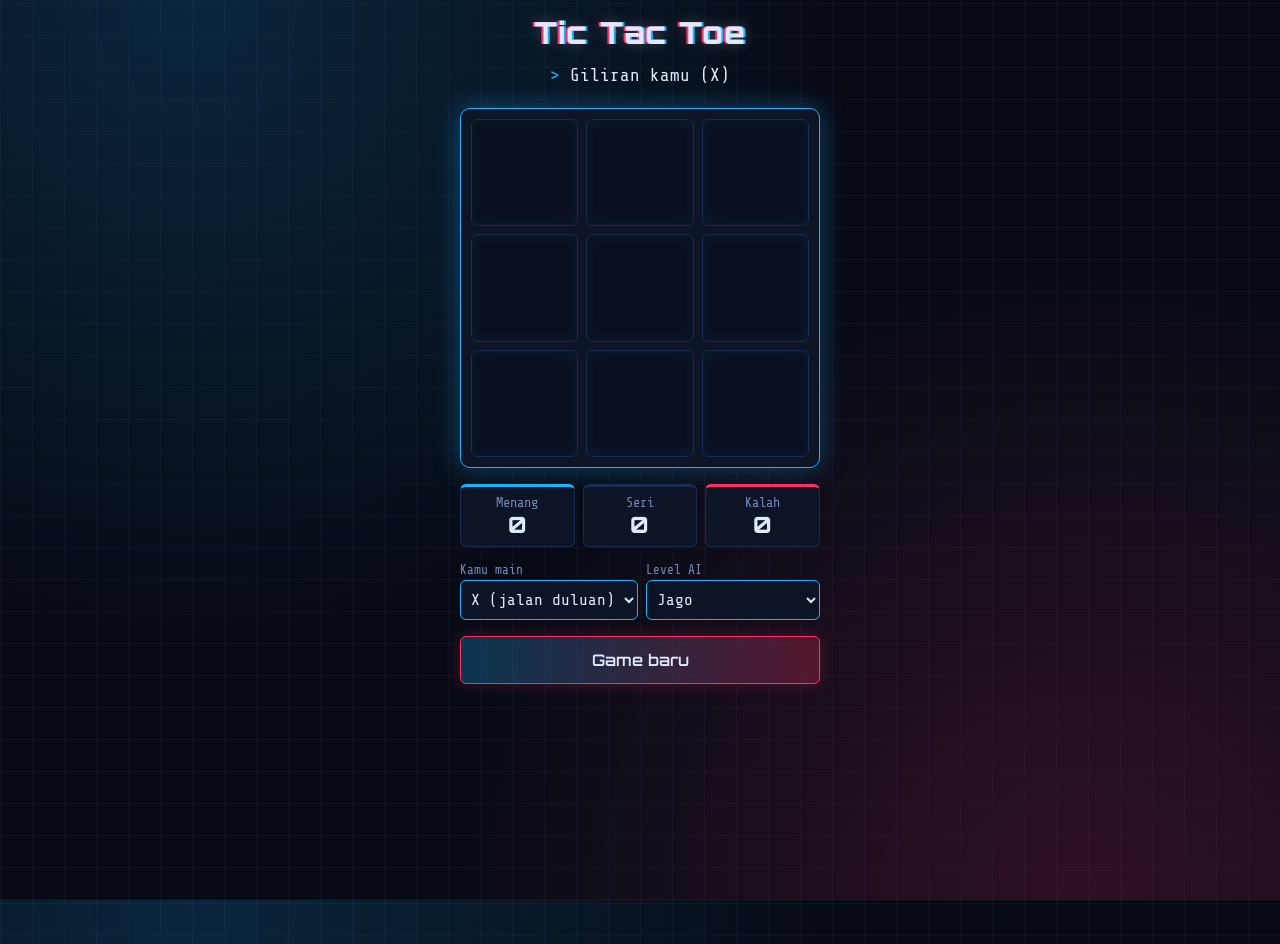
<file: tictactoe.html>
<!doctype html>
<html lang="id"><head><meta charset="utf-8">
<meta name="viewport" content="width=device-width, initial-scale=1, viewport-fit=cover">
<title>Tic Tac Toe</title>
<meta name="theme-color" content="#070b16">
<link href="https://fonts.googleapis.com/css2?family=Orbitron:wght@600;800&family=Share+Tech+Mono&display=swap" rel="stylesheet">
<style>
:root{color-scheme:dark;--bg:#070b16;--panel:#0d1426;--line:#1b2a52;--ink:#dfe9ff;--mut:#7389b8;--blue:#19b4ff;--red:#ff2e63;box-sizing:border-box;padding-top:env(safe-area-inset-top,0px);padding-bottom:env(safe-area-inset-bottom,0px)}
html{height:100%}
body{margin:0;min-height:100%;color:var(--ink);font-family:'Share Tech Mono',ui-monospace,Menlo,Consolas,monospace;display:flex;flex-direction:column;align-items:center;padding:16px 8px 28px;gap:16px;
background:radial-gradient(circle at 15% 0,rgba(25,180,255,.16),transparent 45%),radial-gradient(circle at 85% 100%,rgba(255,46,99,.16),transparent 45%),repeating-linear-gradient(0deg,rgba(120,150,220,.05) 0 1px,transparent 1px 32px),repeating-linear-gradient(90deg,rgba(120,150,220,.05) 0 1px,transparent 1px 32px),var(--bg)}
h1{margin:0;font:800 1.9rem/1.1 Orbitron,system-ui,sans-serif;letter-spacing:.04em;text-shadow:-2px 0 var(--red),2px 0 var(--blue),0 0 14px rgba(255,255,255,.25)}
#st{min-height:1.5em;font-size:1.1rem;color:var(--ink);text-align:center}
#st::before{content:"> ";color:var(--blue)}
#bd{width:min(92vw,360px);box-sizing:border-box;padding:10px;display:grid;grid-template-columns:repeat(3,1fr);gap:8px;background:var(--panel);border:1px solid var(--line);border-radius:10px;transition:border-color .2s,box-shadow .2s}
#bd[data-t="X"]{border-color:var(--blue);box-shadow:0 0 26px rgba(25,180,255,.35)}
#bd[data-t="O"]{border-color:var(--red);box-shadow:0 0 26px rgba(255,46,99,.35)}
#bd button{aspect-ratio:1;border:1px solid var(--line);border-radius:6px;background:#0a1020;box-shadow:inset 0 0 14px rgba(25,180,255,.07);font:800 min(18vw,70px)/1 Orbitron,system-ui,sans-serif;color:var(--ink);cursor:pointer;-webkit-tap-highlight-color:transparent;text-shadow:0 0 14px currentColor}
#bd button.X{color:var(--blue);border-color:rgba(25,180,255,.55)}
#bd button.O{color:var(--red);border-color:rgba(255,46,99,.55)}
#bd button.win{animation:pulse 1s ease-in-out infinite alternate}
#bd button.win.X{border-color:var(--blue);box-shadow:0 0 22px var(--blue),inset 0 0 18px rgba(25,180,255,.35)}
#bd button.win.O{border-color:var(--red);box-shadow:0 0 22px var(--red),inset 0 0 18px rgba(255,46,99,.35)}
@keyframes pulse{to{transform:scale(.94)}}
@media (prefers-reduced-motion:reduce){#bd button.win{animation:none}}
.row{display:grid;gap:8px;width:min(92vw,360px)}
.r3{grid-template-columns:repeat(3,1fr)}
.r2{grid-template-columns:1fr 1fr}
.sc div{background:var(--panel);border:1px solid var(--line);border-top-width:3px;border-radius:6px;padding:8px 4px;text-align:center;font-size:.85rem;color:var(--mut)}
.sc div:nth-child(1){border-top-color:var(--blue)}
.sc div:nth-child(3){border-top-color:var(--red)}
.sc b{display:block;font:800 1.4rem Orbitron,system-ui,sans-serif;color:var(--ink);font-variant-numeric:tabular-nums}
label{display:flex;flex-direction:column;gap:3px;font-size:.8rem;color:var(--mut)}
select{font:inherit;font-size:1rem;padding:9px 6px;border-radius:6px;border:1px solid var(--blue);background:var(--panel);color:var(--ink)}
#nw{font:600 1rem Orbitron,system-ui,sans-serif;padding:13px;border-radius:6px;border:1px solid var(--red);background:linear-gradient(90deg,rgba(25,180,255,.25),rgba(255,46,99,.25));color:var(--ink);cursor:pointer;width:min(92vw,360px);box-shadow:0 0 16px rgba(255,46,99,.25)}
button:focus-visible,select:focus-visible{outline:3px solid #f2c14e;outline-offset:2px}
</style></head><body>
<h1>Tic Tac Toe</h1>
<div id="st"></div>
<div id="bd"></div>
<div class="row r3 sc"><div>Menang<b id="sw">0</b></div><div>Seri<b id="sd">0</b></div><div>Kalah<b id="sl">0</b></div></div>
<div class="row r2">
<label>Kamu main<select id="side"><option value="X">X (jalan duluan)</option><option value="O">O (AI duluan)</option></select></label>
<label>Level AI<select id="lv"><option value="1">Santai</option><option value="2" selected>Jago</option></select></label>
</div>
<button id="nw">Game baru</button>
<script>
// ===== 1. DATA =====
// Papan = array 9 isi: '' (kosong), 'X', atau 'O'. Urutan kotak:
//  0 1 2
//  3 4 5
//  6 7 8
let b, me, turn, over, line, sc = {w: 0, d: 0, l: 0};
const $ = id => document.getElementById(id);

// 8 garis kemenangan: 3 baris, 3 kolom, 2 diagonal
const L = [[0,1,2],[3,4,5],[6,7,8],[0,3,6],[1,4,7],[2,5,8],[0,4,8],[2,4,6]];

// ===== 2. CEK MENANG =====
// Kalau ada garis yang 3 kotaknya isi sama dan gak kosong, kembalikan garis itu.
function win(b) {
  for (const l of L) {
    const [a, c, d] = l;
    if (b[a] && b[a] === b[c] && b[a] === b[d]) return l;
  }
  return null;
}

// ===== 3. OTAK AI: MINIMAX =====
// Ide: AI "ngebayangin" semua kemungkinan lanjutan game sampai habis.
// Skor dihitung dari sudut pandang AI: menang = positif, kalah = negatif, seri = 0.
// Giliran AI -> pilih skor TERBESAR. Giliran lawan -> dia pasti pilih skor TERKECIL.
// d = kedalaman, biar AI milih menang yang paling cepat dan kalah yang paling lambat.
function mm(b, t, ai, d) {
  const w = win(b);
  if (w) return b[w[0]] === ai ? 10 - d : d - 10;
  if (b.every(Boolean)) return 0;                  // papan penuh tanpa pemenang = seri
  const next = t === 'X' ? 'O' : 'X';
  let best = t === ai ? -99 : 99;
  for (let i = 0; i < 9; i++) {
    if (b[i]) continue;
    b[i] = t;                                      // coba jalan di kotak i
    const v = mm(b, next, ai, d + 1);              // lanjut ngebayangin giliran lawan
    b[i] = '';                                     // batalin (backtrack)
    best = t === ai ? Math.max(best, v) : Math.min(best, v);
  }
  return best;
}

function aiMove() {
  const ai = me === 'X' ? 'O' : 'X', empty = [];
  for (let i = 0; i < 9; i++) if (!b[i]) empty.push(i);
  // level Santai: 40% kemungkinan AI jalan ngasal
  if ($('lv').value === '1' && Math.random() < 0.4) return empty[Math.floor(Math.random() * empty.length)];
  let bestV = -99, bestM = [];
  for (const i of empty) {
    b[i] = ai;
    const v = mm(b, me, ai, 1);
    b[i] = '';
    if (v > bestV) { bestV = v; bestM = [i]; }
    else if (v === bestV) bestM.push(i);           // simpan semua langkah yang sama bagusnya
  }
  return bestM[Math.floor(Math.random() * bestM.length)]; // pilih acak biar gak monoton
}

// ===== 4. ALUR GAME =====
function init() {
  b = Array(9).fill('');
  me = $('side').value;
  turn = 'X';
  over = false;
  line = null;
  render();
  if (me !== 'X') setTimeout(aiTurn, 350);
}

function place(i) {
  b[i] = turn;
  line = win(b);
  if (line || b.every(Boolean)) {
    over = true;
    if (!line) sc.d++;
    else if (turn === me) sc.w++;
    else sc.l++;
  } else {
    turn = turn === 'X' ? 'O' : 'X';
  }
  render();
}

function aiTurn() {
  if (!over && turn !== me) place(aiMove());
}

$('bd').onclick = e => {
  const el = e.target.closest('button');
  if (!el || over || turn !== me) return;
  const i = +el.dataset.i;
  if (b[i]) return;
  place(i);
  if (!over) setTimeout(aiTurn, 350);
};

// ===== 5. TAMPILAN =====
function render() {
  $('bd').innerHTML = b.map((v, i) =>
    `<button data-i="${i}" class="${v}${line && line.includes(i) ? ' win' : ''}" aria-label="Kotak ${i + 1}${v ? ', ' + v : ''}">${v}</button>`
  ).join('');
  $('bd').dataset.t = over ? '' : turn;            // warna bingkai ikut giliran: biru = X, merah = O
  $('sw').textContent = sc.w;
  $('sd').textContent = sc.d;
  $('sl').textContent = sc.l;
  $('st').textContent = over
    ? (line ? (b[line[0]] === me ? 'Kamu menang!' : 'AI menang. Coba lagi?') : 'Seri')
    : (turn === me ? `Giliran kamu (${me})` : 'AI lagi mikir…');
}

$('nw').onclick = init;
$('side').onchange = init;
$('lv').onchange = init;
init();
</script></body></html>
</file>
